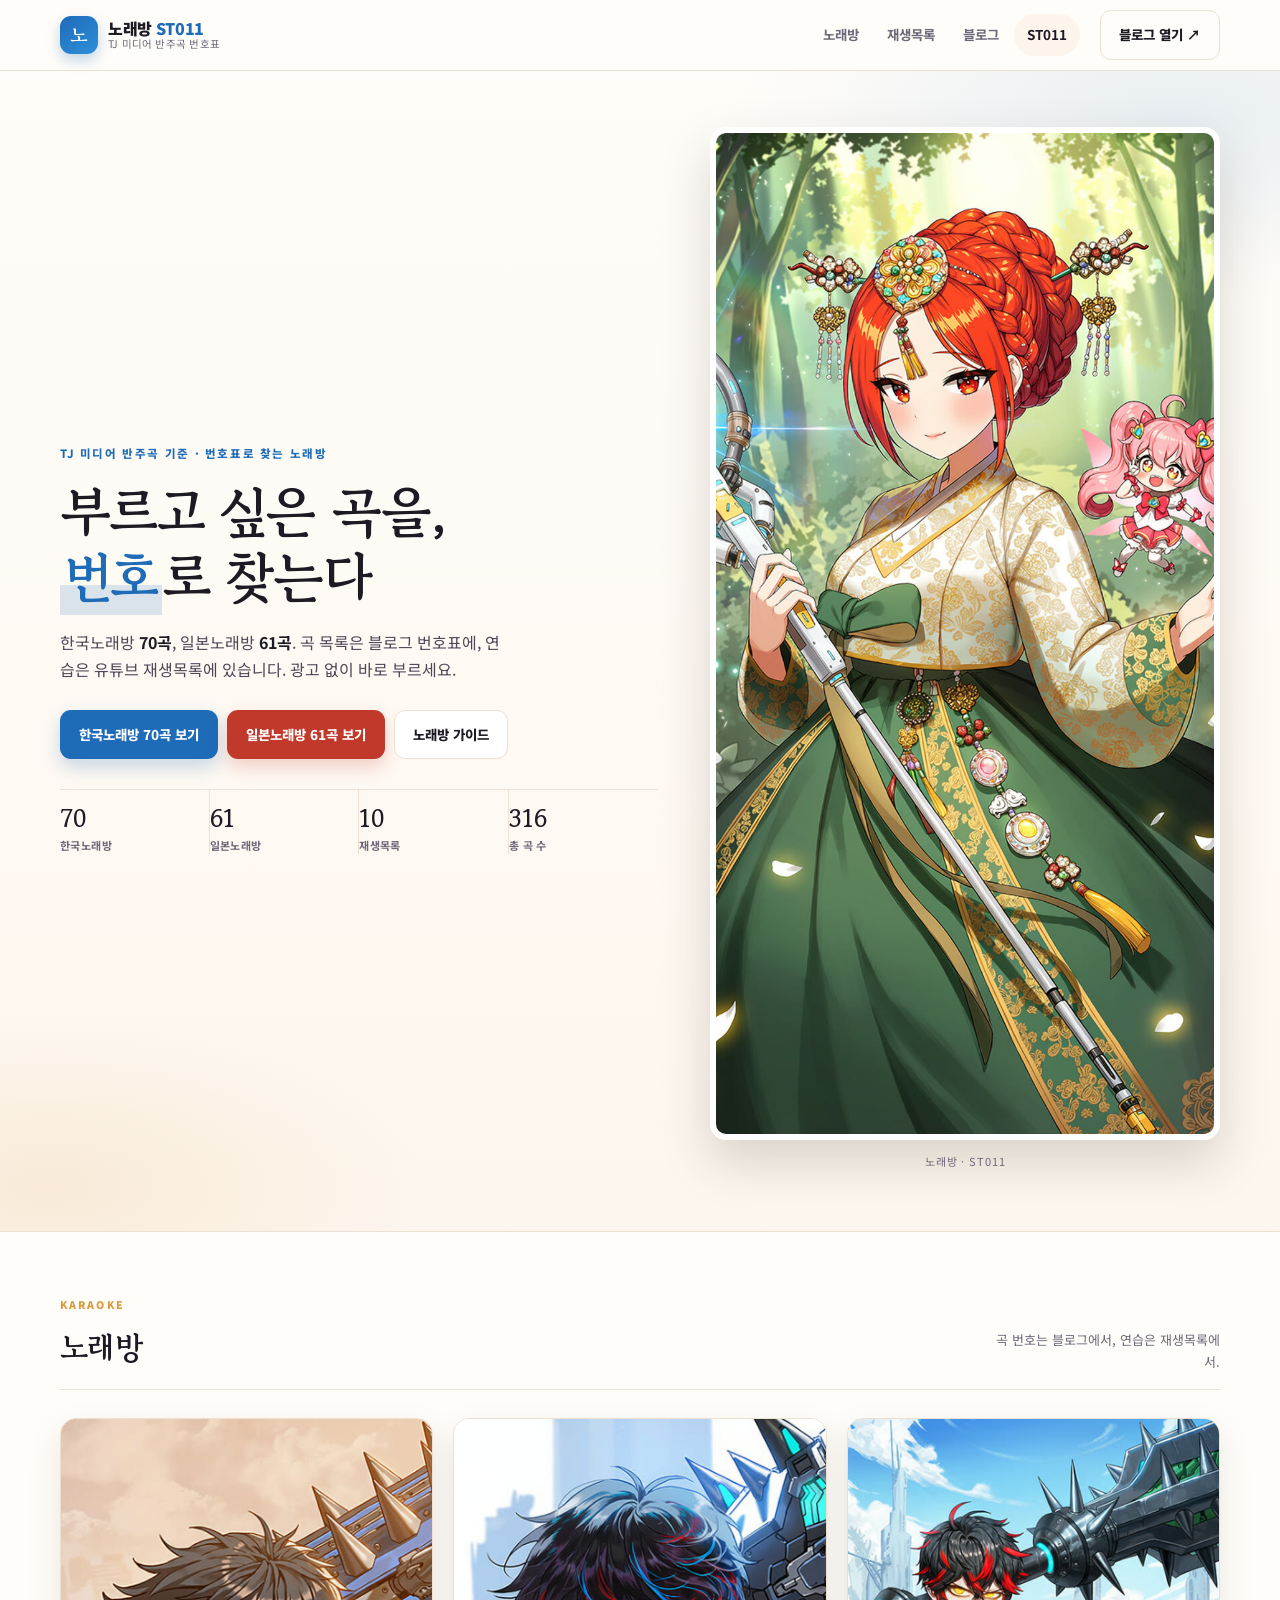
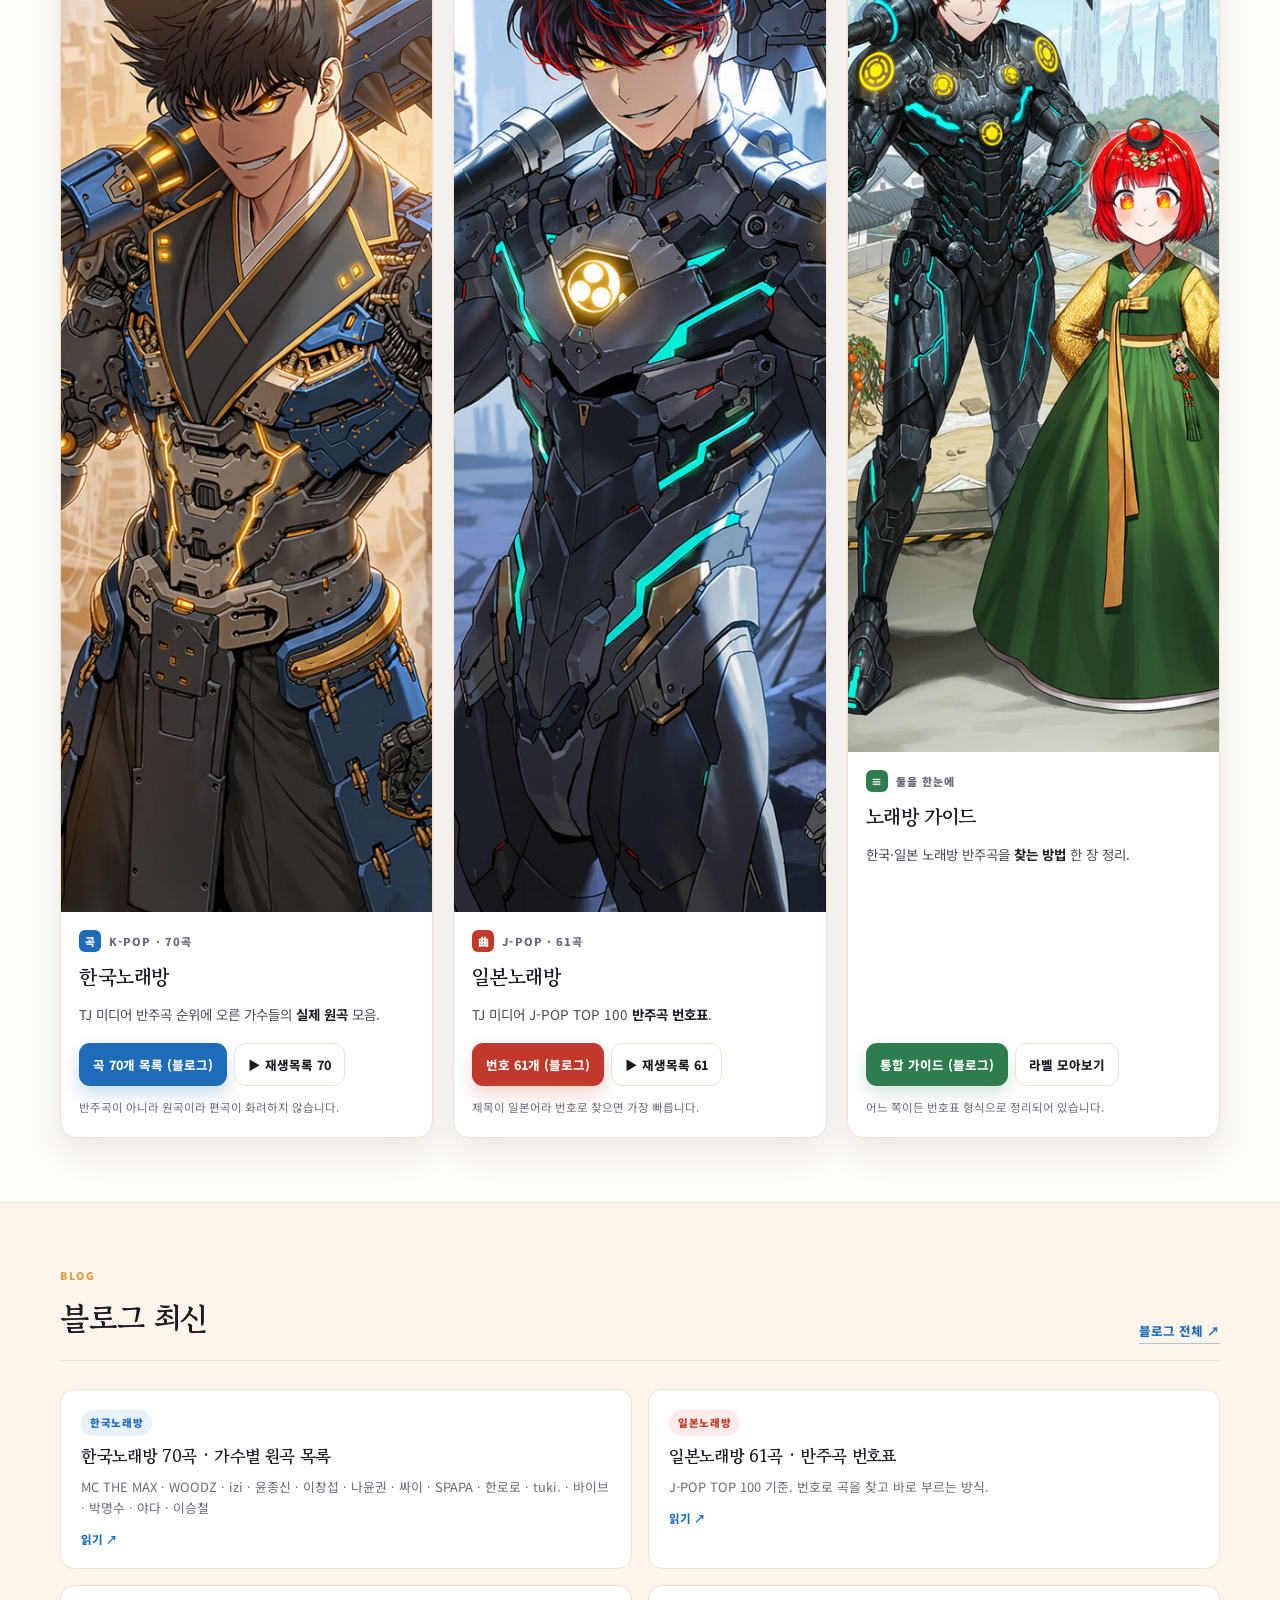
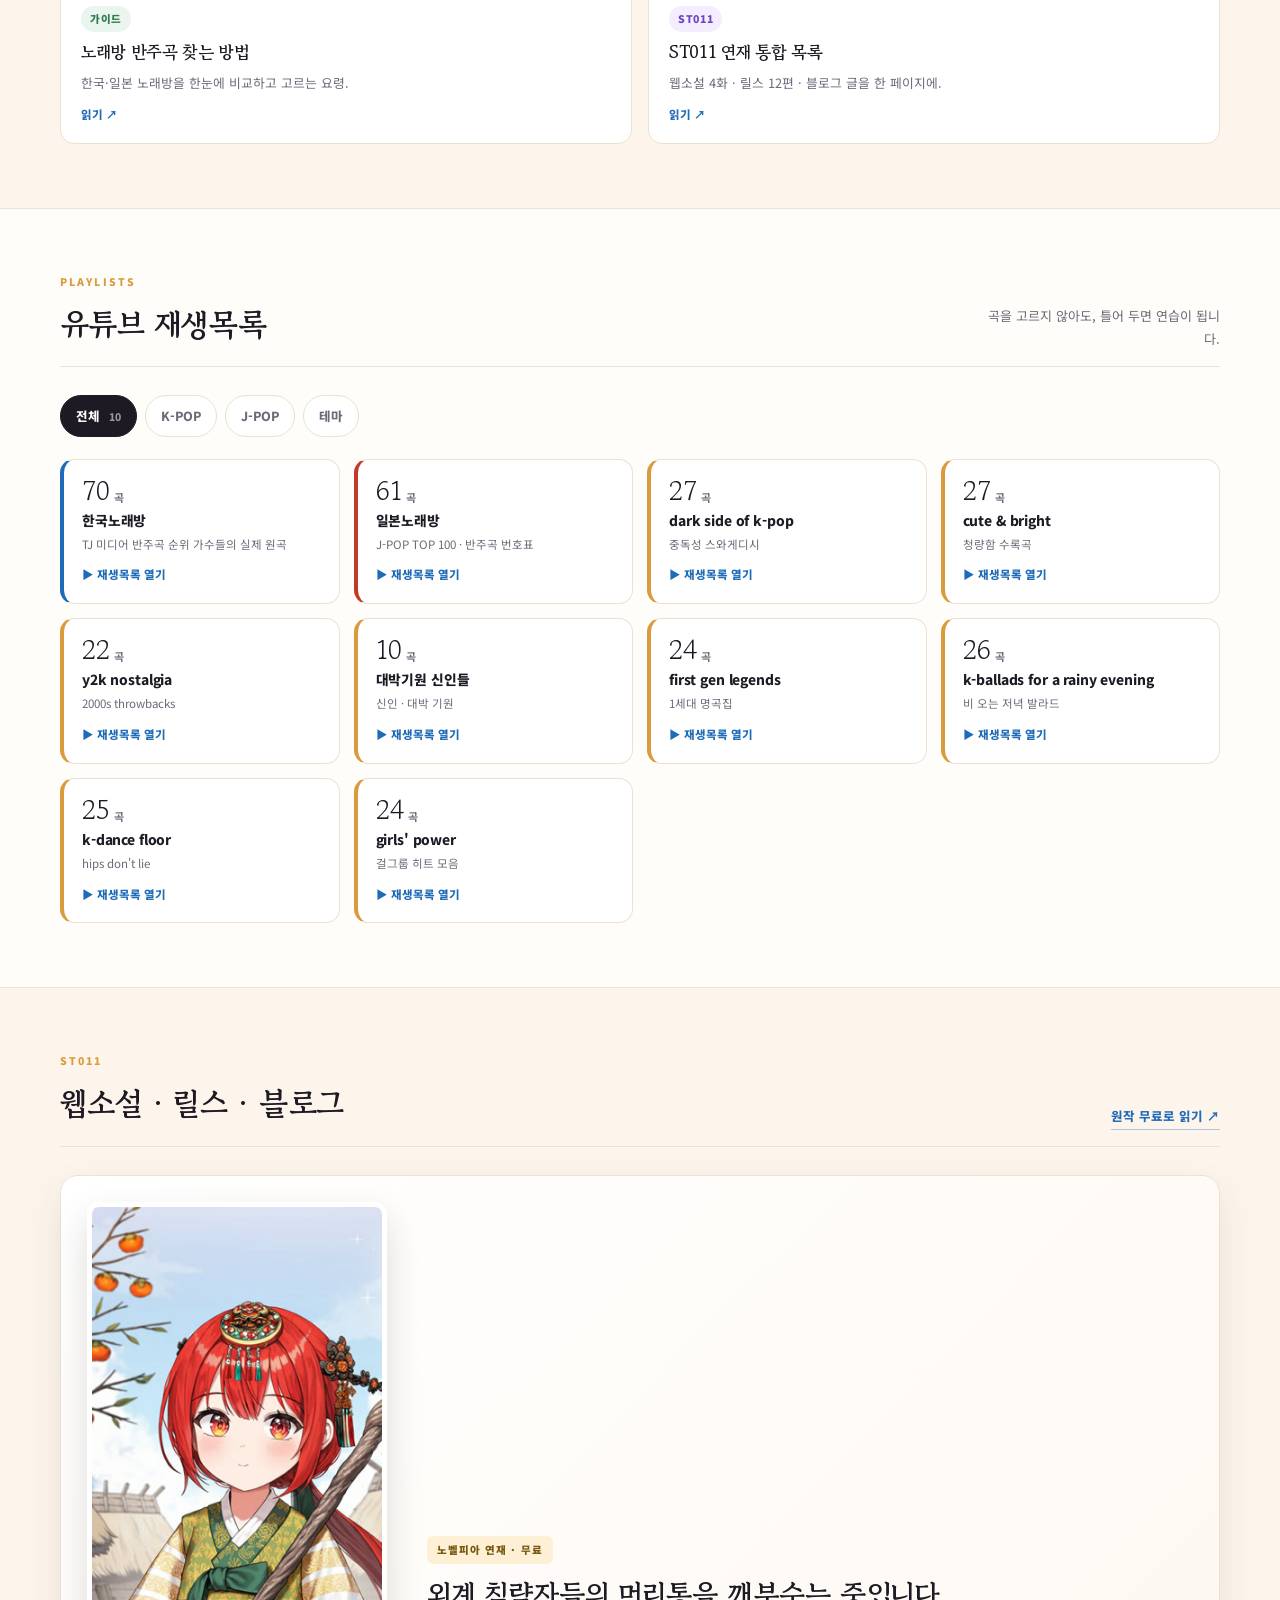
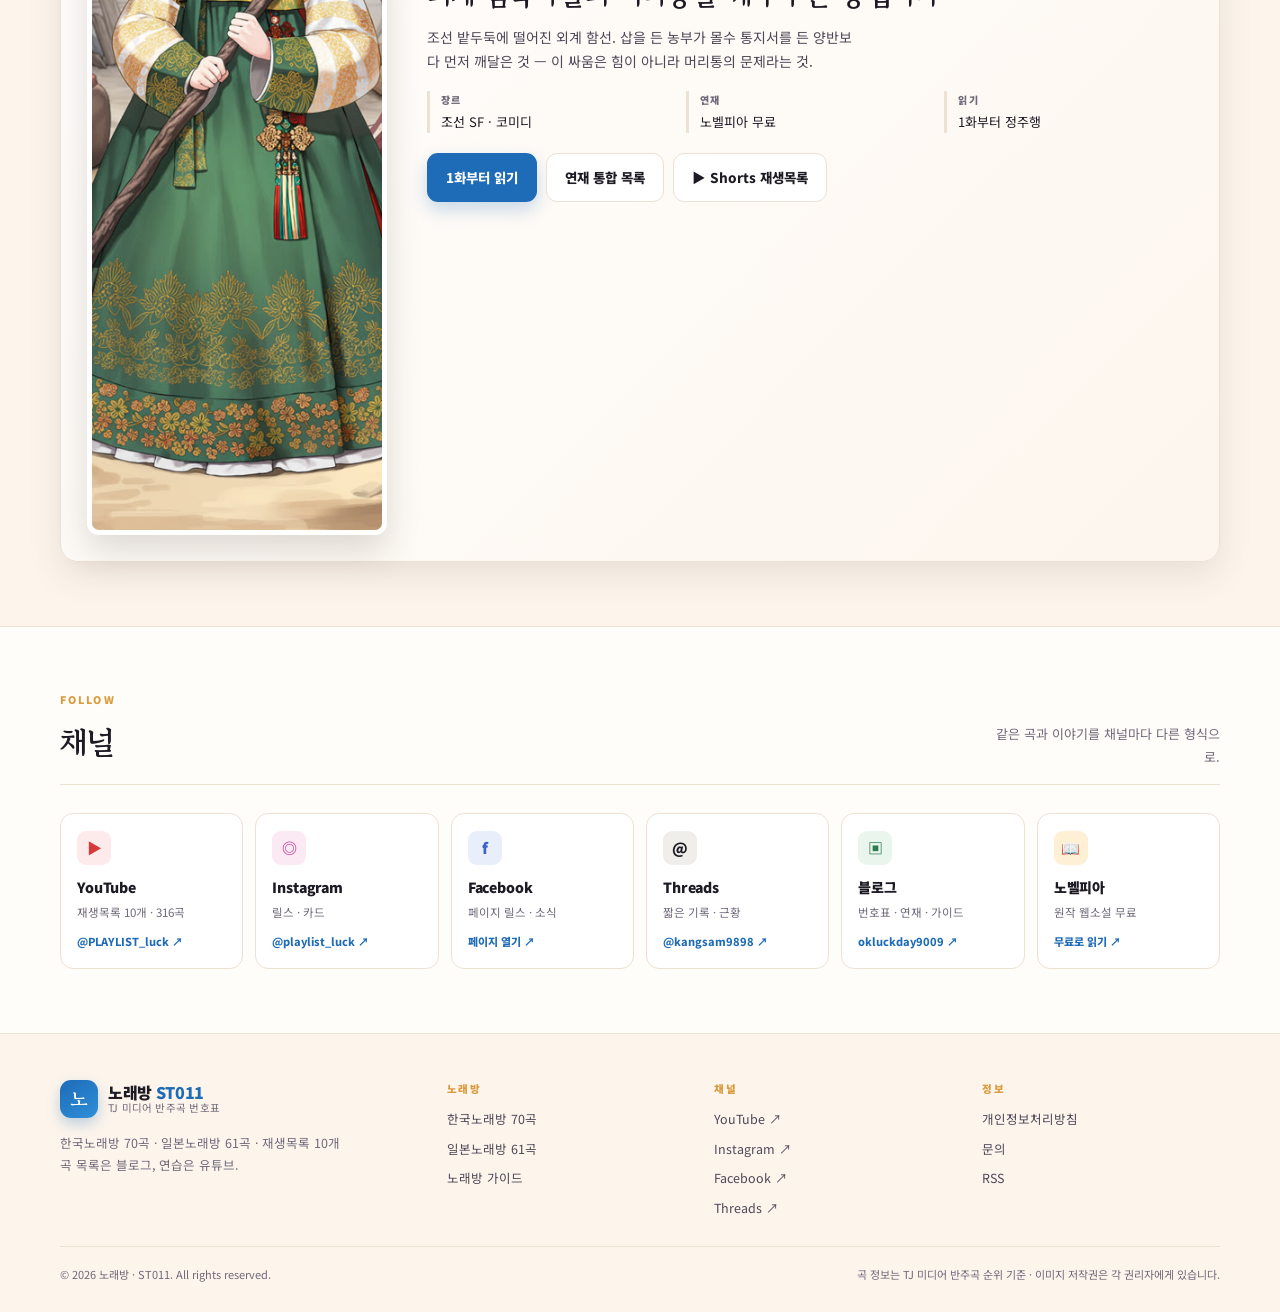
<file: index.html>
<!doctype html>
<html lang="ko">
<head>
<meta charset="utf-8">
<meta name="viewport" content="width=device-width,initial-scale=1">
<title>노래방 · ST011 — 한국노래방 70곡 · 일본노래방 61곡 번호표</title>
<meta name="description" content="TJ 미디어 반주곡 기준 한국노래방 70곡, 일본노래방 61곡. 블로그 번호표와 유튜브 재생목록으로 바로 부르세요. ST011 웹소설·릴스도 함께.">
<meta name="robots" content="max-image-preview:large">
<meta property="og:title" content="노래방 · ST011 — 부르고 싶은 곡을 번호로 찾는다">
<meta property="og:description" content="한국노래방 70곡 · 일본노래방 61곡 · 재생목록 10개. 블로그 번호표에서 곡을 고르고 재생목록으로 연습하세요.">
<meta property="og:image" content="https://nicewjs0526-sudo.github.io/st011-homepage/assets/img/hero.jpg">
<meta property="og:type" content="website">
<meta property="og:url" content="https://nicewjs0526-sudo.github.io/st011-homepage/">
<meta name="twitter:card" content="summary_large_image">
<link rel="alternate" type="application/atom+xml" title="노래방 블로그" href="https://okluckday9009.blogspot.com/feeds/posts/default">
<link rel="preconnect" href="https://fonts.googleapis.com">
<link rel="preconnect" href="https://fonts.gstatic.com" crossorigin>
<link rel="stylesheet" href="https://fonts.googleapis.com/css2?family=Gowun+Batang:wght@700&family=Noto+Sans+KR:wght@400;500;700;900&display=swap">
<link rel="stylesheet" href="css/style.css">
</head>
<body>

<a class="skip" href="#main">본문으로 건너뛰기</a>

<header class="top">
  <div class="wrap top-in">
    <a class="brand" href="#top">
      <span class="brand-mark">노</span>
      <span class="brand-txt">
        <b>노래방 <em>ST011</em></b>
        <i>TJ 미디어 반주곡 번호표</i>
      </span>
    </a>
    <nav class="nav" aria-label="주요 메뉴">
      <a href="#karaoke">노래방</a>
      <a href="#playlists">재생목록</a>
      <a href="#blog">블로그</a>
      <a href="#st011">ST011</a>
    </nav>
    <a class="btn btn-line" href="https://okluckday9009.blogspot.com/" target="_blank" rel="noopener">블로그 열기 ↗</a>
  </div>
</header>

<main id="main">

  <section class="hero" id="top">
    <div class="wrap hero-grid">
      <div class="hero-copy">
        <p class="kicker">TJ 미디어 반주곡 기준 · 번호표로 찾는 노래방</p>
        <h1>부르고 싶은 곡을,<br><span>번호</span>로 찾는다</h1>
        <p class="lead">
          한국노래방 <b>70곡</b>, 일본노래방 <b>61곡</b>. 곡 목록은 블로그 번호표에,
          연습은 유튜브 재생목록에 있습니다. 광고 없이 바로 부르세요.
        </p>
        <div class="hero-btns">
          <a class="btn btn-kr" href="https://okluckday9009.blogspot.com/2026/10/blog-post_02.html" target="_blank" rel="noopener">한국노래방 70곡 보기</a>
          <a class="btn btn-jp" href="https://okluckday9009.blogspot.com/2026/10/blog-post_137.html" target="_blank" rel="noopener">일본노래방 61곡 보기</a>
          <a class="btn btn-plain" href="https://okluckday9009.blogspot.com/2026/10/blog-post.html" target="_blank" rel="noopener">노래방 가이드</a>
        </div>
        <ul class="hero-facts">
          <li><b>70</b><span>한국노래방</span></li>
          <li><b>61</b><span>일본노래방</span></li>
          <li><b>10</b><span>재생목록</span></li>
          <li><b>316</b><span>총 곡 수</span></li>
        </ul>
      </div>

      <figure class="hero-art">
        <img src="assets/img/hero.jpg" alt="노래방 ST011 대표 이미지" width="760" height="1013">
        <figcaption>노래방 · ST011</figcaption>
      </figure>
    </div>
  </section>

  <section class="sec" id="karaoke">
    <div class="wrap">
      <header class="sec-head">
        <div>
          <p class="sec-k">KARAOKE</p>
          <h2 class="sec-t">노래방</h2>
        </div>
        <p class="sec-d">곡 번호는 블로그에서, 연습은 재생목록에서.</p>
      </header>

      <div class="karaoke-grid">
        <article class="kcard kr">
          <img class="kimg" src="assets/img/kr.jpg" alt="한국노래방" width="820" height="1093" loading="lazy">
          <div class="kbody">
            <p class="kmeta"><span class="kbadge">곡</span> K-POP · 70곡</p>
            <h3>한국노래방</h3>
            <p class="kdesc">TJ 미디어 반주곡 순위에 오른 가수들의 <b>실제 원곡</b> 모음.</p>
            <div class="klinks">
              <a class="btn btn-kr" href="https://okluckday9009.blogspot.com/2026/10/blog-post_02.html" target="_blank" rel="noopener">곡 70개 목록 (블로그)</a>
              <a class="btn btn-plain" href="https://www.youtube.com/playlist?list=PLC26YrUpCuBI" target="_blank" rel="noopener">▶ 재생목록 70</a>
            </div>
            <p class="knote">반주곡이 아니라 원곡이라 편곡이 화려하지 않습니다.</p>
          </div>
        </article>

        <article class="kcard jp">
          <img class="kimg" src="assets/img/jp.jpg" alt="일본노래방" width="820" height="1093" loading="lazy">
          <div class="kbody">
            <p class="kmeta"><span class="kbadge">曲</span> J-POP · 61곡</p>
            <h3>일본노래방</h3>
            <p class="kdesc">TJ 미디어 J-POP TOP 100 <b>반주곡 번호표</b>.</p>
            <div class="klinks">
              <a class="btn btn-jp" href="https://okluckday9009.blogspot.com/2026/10/blog-post_137.html" target="_blank" rel="noopener">번호 61개 (블로그)</a>
              <a class="btn btn-plain" href="https://www.youtube.com/playlist?list=PLJ1asI0PdAQA" target="_blank" rel="noopener">▶ 재생목록 61</a>
            </div>
            <p class="knote">제목이 일본어라 번호로 찾으면 가장 빠릅니다.</p>
          </div>
        </article>

        <article class="kcard gd">
          <img class="kimg" src="assets/img/guide.jpg" alt="노래방 가이드" width="700" height="933" loading="lazy">
          <div class="kbody">
            <p class="kmeta"><span class="kbadge">≡</span> 둘을 한눈에</p>
            <h3>노래방 가이드</h3>
            <p class="kdesc">한국·일본 노래방 반주곡을 <b>찾는 방법</b> 한 장 정리.</p>
            <div class="klinks">
              <a class="btn btn-gd" href="https://okluckday9009.blogspot.com/2026/10/blog-post.html" target="_blank" rel="noopener">통합 가이드 (블로그)</a>
              <a class="btn btn-plain" href="https://okluckday9009.blogspot.com/search/label/%ED%95%9C%EA%B5%AD%EB%85%B8%EB%9E%98%EB%B0%A9" target="_blank" rel="noopener">라벨 모아보기</a>
            </div>
            <p class="knote">어느 쪽이든 번호표 형식으로 정리되어 있습니다.</p>
          </div>
        </article>
      </div>
    </div>
  </section>

  <section class="sec sec-tint" id="blog">
    <div class="wrap">
      <header class="sec-head">
        <div>
          <p class="sec-k">BLOG</p>
          <h2 class="sec-t">블로그 최신</h2>
        </div>
        <a class="more" href="https://okluckday9009.blogspot.com/" target="_blank" rel="noopener">블로그 전체 ↗</a>
      </header>

      <div class="blog-grid">
        <a class="post kr" href="https://okluckday9009.blogspot.com/2026/10/blog-post_02.html" target="_blank" rel="noopener">
          <span class="chip chip-kr">한국노래방</span>
          <b>한국노래방 70곡 · 가수별 원곡 목록</b>
          <p>MC THE MAX · WOODZ · izi · 윤종신 · 이창섭 · 나윤권 · 싸이 · SPAPA · 한로로 · tuki. · 바이브 · 박명수 · 야다 · 이승철</p>
          <span class="go">읽기 ↗</span>
        </a>
        <a class="post jp" href="https://okluckday9009.blogspot.com/2026/10/blog-post_137.html" target="_blank" rel="noopener">
          <span class="chip chip-jp">일본노래방</span>
          <b>일본노래방 61곡 · 반주곡 번호표</b>
          <p>J-POP TOP 100 기준. 번호로 곡을 찾고 바로 부르는 방식.</p>
          <span class="go">읽기 ↗</span>
        </a>
        <a class="post gd" href="https://okluckday9009.blogspot.com/2026/10/blog-post.html" target="_blank" rel="noopener">
          <span class="chip chip-gd">가이드</span>
          <b>노래방 반주곡 찾는 방법</b>
          <p>한국·일본 노래방을 한눈에 비교하고 고르는 요령.</p>
          <span class="go">읽기 ↗</span>
        </a>
        <a class="post st" href="https://okluckday9009.blogspot.com/p/st011.html" target="_blank" rel="noopener">
          <span class="chip chip-st">ST011</span>
          <b>ST011 연재 통합 목록</b>
          <p>웹소설 4화 · 릴스 12편 · 블로그 글을 한 페이지에.</p>
          <span class="go">읽기 ↗</span>
        </a>
      </div>
    </div>
  </section>


  <section class="sec" id="playlists">
    <div class="wrap">
      <header class="sec-head">
        <div>
          <p class="sec-k">PLAYLISTS</p>
          <h2 class="sec-t">유튜브 재생목록</h2>
        </div>
        <p class="sec-d">곡을 고르지 않아도, 틀어 두면 연습이 됩니다.</p>
      </header>

      <div class="filters" role="group" aria-label="재생목록 분류">
        <button class="filter is-on" data-kind="all">전체 <em id="plAll">10</em></button>
        <button class="filter" data-kind="kop">K-POP</button>
        <button class="filter" data-kind="jop">J-POP</button>
        <button class="filter" data-kind="thema">테마</button>
      </div>

      <ul class="pl-grid" id="plGrid"></ul>
      <p class="empty" id="plEmpty" hidden>해당 재생목록이 없습니다.</p>
    </div>
  </section>

  <section class="sec sec-tint" id="st011">
    <div class="wrap">
      <header class="sec-head">
        <div>
          <p class="sec-k">ST011</p>
          <h2 class="sec-t">웹소설 · 릴스 · 블로그</h2>
        </div>
        <a class="more" href="https://novelpia.com/novel/458237" target="_blank" rel="noopener">원작 무료로 읽기 ↗</a>
      </header>

      <div class="st-wrap">
        <figure class="st-art">
          <img src="assets/img/cher2.jpg" alt="ST011 표지" width="700" height="933" loading="lazy">
        </figure>
        <div class="st-copy">
          <p class="st-badge">노벨피아 연재 · 무료</p>
          <h3>외계 침략자들의 머리통을 깨부수는 중입니다</h3>
          <p class="st-lede">조선 밭두둑에 떨어진 외계 함선. 삽을 든 농부가 몰수 통지서를 든 양반보다 먼저 깨달은 것 — 이 싸움은 힘이 아니라 머리통의 문제라는 것.</p>
          <ul class="st-meta">
            <li><span>장르</span> 조선 SF · 코미디</li>
            <li><span>연재</span> 노벨피아 무료</li>
            <li><span>읽기</span> 1화부터 정주행</li>
          </ul>
          <div class="hero-btns">
            <a class="btn btn-kr" href="https://novelpia.com/novel/458237" target="_blank" rel="noopener">1화부터 읽기</a>
            <a class="btn btn-plain" href="https://okluckday9009.blogspot.com/p/st011.html" target="_blank" rel="noopener">연재 통합 목록</a>
            <a class="btn btn-plain" href="https://www.youtube.com/playlist?list=PLRJI6sIC6s7Q" target="_blank" rel="noopener">▶ Shorts 재생목록</a>
          </div>
        </div>
      </div>
    </div>
  </section>

  <section class="sec" id="channels">
    <div class="wrap">
      <header class="sec-head">
        <div>
          <p class="sec-k">FOLLOW</p>
          <h2 class="sec-t">채널</h2>
        </div>
        <p class="sec-d">같은 곡과 이야기를 채널마다 다른 형식으로.</p>
      </header>

      <div class="ch-grid">
        <a class="ch" href="https://www.youtube.com/@PLAYLIST_luck" target="_blank" rel="noopener">
          <span class="ch-i yt">▶</span><b>YouTube</b>
          <p>재생목록 10개 · 316곡</p><span class="ch-go">@PLAYLIST_luck ↗</span>
        </a>
        <a class="ch" href="https://www.instagram.com/playlist_luck/" target="_blank" rel="noopener">
          <span class="ch-i ig">◎</span><b>Instagram</b>
          <p>릴스 · 카드</p><span class="ch-go">@playlist_luck ↗</span>
        </a>
        <a class="ch" href="https://www.facebook.com/1361543747039033" target="_blank" rel="noopener">
          <span class="ch-i fb">f</span><b>Facebook</b>
          <p>페이지 릴스 · 소식</p><span class="ch-go">페이지 열기 ↗</span>
        </a>
        <a class="ch" href="https://www.threads.net/@kangsam9898" target="_blank" rel="noopener">
          <span class="ch-i th">@</span><b>Threads</b>
          <p>짧은 기록 · 근황</p><span class="ch-go">@kangsam9898 ↗</span>
        </a>
        <a class="ch" href="https://okluckday9009.blogspot.com/" target="_blank" rel="noopener">
          <span class="ch-i bl">▣</span><b>블로그</b>
          <p>번호표 · 연재 · 가이드</p><span class="ch-go">okluckday9009 ↗</span>
        </a>
        <a class="ch" href="https://novelpia.com/novel/458237" target="_blank" rel="noopener">
          <span class="ch-i nv">📖</span><b>노벨피아</b>
          <p>원작 웹소설 무료</p><span class="ch-go">무료로 읽기 ↗</span>
        </a>
      </div>
    </div>
  </section>

</main>

<footer class="foot">
  <div class="wrap foot-grid">
    <div>
      <a class="brand" href="#top">
        <span class="brand-mark">노</span>
        <span class="brand-txt"><b>노래방 <em>ST011</em></b><i>TJ 미디어 반주곡 번호표</i></span>
      </a>
      <p class="foot-d">한국노래방 70곡 · 일본노래방 61곡 · 재생목록 10개<br>곡 목록은 블로그, 연습은 유튜브.</p>
    </div>
    <nav class="fcol" aria-label="노래방">
      <b>노래방</b>
      <a href="https://okluckday9009.blogspot.com/2026/10/blog-post_02.html" target="_blank" rel="noopener">한국노래방 70곡</a>
      <a href="https://okluckday9009.blogspot.com/2026/10/blog-post_137.html" target="_blank" rel="noopener">일본노래방 61곡</a>
      <a href="https://okluckday9009.blogspot.com/2026/10/blog-post.html" target="_blank" rel="noopener">노래방 가이드</a>
    </nav>
    <nav class="fcol" aria-label="채널">
      <b>채널</b>
      <a href="https://www.youtube.com/@PLAYLIST_luck" target="_blank" rel="noopener">YouTube ↗</a>
      <a href="https://www.instagram.com/playlist_luck/" target="_blank" rel="noopener">Instagram ↗</a>
      <a href="https://www.facebook.com/1361543747039033" target="_blank" rel="noopener">Facebook ↗</a>
      <a href="https://www.threads.net/@kangsam9898" target="_blank" rel="noopener">Threads ↗</a>
    </nav>
    <nav class="fcol" aria-label="정보">
      <b>정보</b>
      <a href="https://okluckday9009.blogspot.com/p/privacy.html" target="_blank" rel="noopener">개인정보처리방침</a>
      <a href="https://okluckday9009.blogspot.com/p/contact.html" target="_blank" rel="noopener">문의</a>
      <a href="https://okluckday9009.blogspot.com/feeds/posts/default" target="_blank" rel="noopener">RSS</a>
    </nav>
  </div>
  <div class="wrap foot-base">
    <p>© <span id="year">2026</span> 노래방 · ST011. All rights reserved.</p>
    <p>곡 정보는 TJ 미디어 반주곡 순위 기준 · 이미지 저작권은 각 권리자에게 있습니다.</p>
  </div>
</footer>

<script src="js/app.js" defer></script>
</body>
</html>
</file>
<file: css/style.css>
/* 노래방 · ST011 — bright paper theme */
:root{
  --paper:#fffdf9;
  --paper2:#fdf5ec;
  --card:#ffffff;
  --line:#ece1d3;
  --ink:#1d1a24;
  --sub:#6f6879;
  --kr:#1e6bb8;
  --kr-s:#e8f1fa;
  --jp:#c0392b;
  --jp-s:#fbeceb;
  --gd:#2f7d4f;
  --gd-s:#e9f5ee;
  --gold:#d99b3d;
  --shadow:0 14px 34px rgba(58,42,28,.10);
}
*{box-sizing:border-box}
html{scroll-behavior:smooth}
body{
  margin:0;background:var(--paper);color:var(--ink);
  font-family:"Noto Sans KR",-apple-system,"Malgun Gothic",sans-serif;
  font-size:16px;line-height:1.72;-webkit-font-smoothing:antialiased;
}
img{display:block;max-width:100%}
a{color:inherit;text-decoration:none}
button{font:inherit;cursor:pointer}
.wrap{width:min(1160px,calc(100% - 40px));margin-inline:auto}
.skip{position:absolute;left:-9999px}
.skip:focus{left:14px;top:10px;z-index:99;background:var(--ink);color:#fff;padding:9px 14px;border-radius:8px}

/* ---------- top bar ---------- */
.top{position:sticky;top:0;z-index:50;background:rgba(255,253,249,.92);backdrop-filter:blur(14px);border-bottom:1px solid var(--line)}
.top-in{display:flex;align-items:center;gap:20px;min-height:70px}
.brand{display:flex;align-items:center;gap:10px}
.brand-mark{
  width:38px;height:38px;border-radius:11px;display:grid;place-items:center;
  background:linear-gradient(145deg,var(--kr),#2f8fd8);color:#fff;
  font-family:"Gowun Batang",serif;font-size:19px;font-weight:700;
  box-shadow:0 6px 14px rgba(30,107,184,.28);
}
.brand-txt{display:flex;flex-direction:column;line-height:1.12}
.brand-txt b{font-size:16px;font-weight:900;letter-spacing:-.02em}
.brand-txt b em{font-style:normal;color:var(--kr)}
.brand-txt i{font-style:normal;font-size:10.5px;color:var(--sub);letter-spacing:.02em}
.nav{margin-left:auto;display:flex;gap:2px;flex-wrap:wrap}
.nav a{font-size:13.5px;font-weight:700;color:var(--sub);padding:9px 13px;border-radius:999px}
.nav a:hover,.nav a.on{color:var(--ink);background:var(--paper2)}

/* ---------- buttons ---------- */
.btn{
  display:inline-flex;align-items:center;justify-content:center;gap:6px;
  padding:12px 18px;border-radius:11px;font-size:13.5px;font-weight:800;
  border:1px solid transparent;transition:transform .12s,box-shadow .16s,background .16s;
  white-space:nowrap;
}
.btn:active{transform:translateY(1px)}
.btn-kr{background:var(--kr);color:#fff;box-shadow:0 8px 18px rgba(30,107,184,.24)}
.btn-kr:hover{background:#1a5da1}
.btn-jp{background:var(--jp);color:#fff;box-shadow:0 8px 18px rgba(192,57,43,.22)}
.btn-jp:hover{filter:brightness(1.06)}
.btn-gd{background:var(--gd);color:#fff;box-shadow:0 8px 18px rgba(47,125,79,.2)}
.btn-plain{background:#fff;border-color:var(--line);color:var(--ink)}
.btn-plain:hover{border-color:var(--gold);background:#fffaf2}
.btn-line{background:transparent;border:1px solid var(--line);color:var(--ink)}
.btn-line:hover{border-color:var(--kr);color:var(--kr)}

/* ---------- hero ---------- */
.hero{
  padding:56px 0 60px;
  background:
    radial-gradient(720px 300px at 92% 4%,rgba(30,107,184,.10),transparent 62%),
    radial-gradient(620px 280px at 4% 96%,rgba(217,155,61,.13),transparent 60%),
    linear-gradient(180deg,#fffdf9,#fdf6ee);
  border-bottom:1px solid var(--line);
}
.hero-grid{display:grid;grid-template-columns:1.08fr .92fr;gap:52px;align-items:center}
.kicker{
  margin:0 0 16px;font-size:11.5px;font-weight:800;letter-spacing:.14em;
  color:var(--kr);text-transform:uppercase;
}
.hero h1{
  margin:0 0 20px;font-family:"Gowun Batang",serif;font-weight:700;
  font-size:clamp(32px,4.7vw,54px);line-height:1.2;letter-spacing:-.03em;
}
.hero h1 span{
  color:var(--kr);
  background:linear-gradient(180deg,transparent 62%,rgba(30,107,184,.16) 62%);
  padding:0 4px;
}
.lead{margin:0 0 26px;color:#4d4757;font-size:16px;max-width:50ch}
.lead b{color:var(--ink)}
.hero-btns{display:flex;flex-wrap:wrap;gap:9px;margin-bottom:30px}
.hero-facts{
  list-style:none;display:grid;grid-template-columns:repeat(4,1fr);gap:0;
  padding:0;margin:0;border-top:1px solid var(--line);
}
.hero-facts li{padding:16px 8px 0 0;border-right:1px solid var(--line)}
.hero-facts li:last-child{border-right:0}
.hero-facts b{display:block;font-family:"Gowun Batang",serif;font-size:24px;line-height:1.1;color:var(--ink)}
.hero-facts span{display:block;margin-top:3px;font-size:11px;font-weight:700;color:var(--sub);letter-spacing:.04em}
.hero-art{margin:0;position:relative}
.hero-art img{
  width:100%;border-radius:16px;border:6px solid #fff;
  box-shadow:0 22px 50px rgba(58,42,28,.18);
  aspect-ratio:3/4;object-fit:cover;object-position:50% 18%;
}
.hero-art figcaption{
  margin-top:12px;text-align:center;font-size:11px;color:var(--sub);letter-spacing:.08em;
}

/* ---------- sections ---------- */
.sec{padding:64px 0}
.sec-tint{background:var(--paper2);border-top:1px solid var(--line);border-bottom:1px solid var(--line)}
.sec-head{
  display:flex;align-items:flex-end;justify-content:space-between;gap:20px;
  padding-bottom:16px;margin-bottom:28px;border-bottom:1px solid var(--line);
}
.sec-k{margin:0 0 6px;font-size:10.5px;font-weight:900;letter-spacing:.2em;color:var(--gold);text-transform:uppercase}
.sec-t{margin:0;font-family:"Gowun Batang",serif;font-size:clamp(22px,2.8vw,31px);letter-spacing:-.02em}
.sec-d{margin:0;color:var(--sub);font-size:13px;text-align:right;max-width:34ch}
.more{font-size:12.5px;font-weight:800;color:var(--kr);border-bottom:1px solid rgba(30,107,184,.35);padding-bottom:2px}

/* ---------- karaoke cards ---------- */
.karaoke-grid{display:grid;grid-template-columns:repeat(3,1fr);gap:20px}
.kcard{
  background:var(--card);border:1px solid var(--line);border-radius:16px;
  overflow:hidden;display:flex;flex-direction:column;
  box-shadow:var(--shadow);transition:transform .16s,box-shadow .16s;
}
.kcard:hover{transform:translateY(-4px);box-shadow:0 20px 44px rgba(58,42,28,.14)}
.kimg{width:100%;aspect-ratio:1/1;object-fit:cover;object-position:50% 14%}
.kcard.kr .kimg{object-position:50% 12%}
.kbody{padding:18px 18px 20px;display:flex;flex-direction:column;gap:8px;flex:1}
.kmeta{
  display:flex;align-items:center;gap:8px;margin:0;
  font-size:11px;font-weight:900;letter-spacing:.1em;text-transform:uppercase;color:var(--sub);
}
.kbadge{
  width:22px;height:22px;border-radius:6px;display:grid;place-items:center;
  color:#fff;font-size:11px;letter-spacing:0;
}
.kcard.kr .kbadge{background:var(--kr)}
.kcard.jp .kbadge{background:var(--jp)}
.kcard.gd .kbadge{background:var(--gd)}
.kbody h3{margin:0;font-family:"Gowun Batang",serif;font-size:20px;letter-spacing:-.02em}
.kdesc{margin:0;color:#4d4757;font-size:13.5px;line-height:1.65}
.kdesc b{color:var(--ink)}
.klinks{display:flex;flex-wrap:wrap;gap:7px;margin-top:auto;padding-top:10px}
.klinks .btn{padding:10px 13px;font-size:12.5px}
.knote{margin:4px 0 0;font-size:11.5px;color:var(--sub);line-height:1.6}

/* ---------- blog cards ---------- */
.blog-grid{display:grid;grid-template-columns:repeat(2,1fr);gap:16px}
.post{
  display:flex;flex-direction:column;gap:8px;background:var(--card);
  border:1px solid var(--line);border-radius:14px;padding:20px 20px 18px;
  transition:transform .14s,border-color .14s;
}
.post:hover{transform:translateY(-3px);border-color:var(--gold)}
.chip{
  align-self:flex-start;font-size:10.5px;font-weight:900;letter-spacing:.06em;
  padding:4px 9px;border-radius:999px;
}
.chip-kr{background:var(--kr-s);color:var(--kr)}
.chip-jp{background:var(--jp-s);color:var(--jp)}
.chip-gd{background:var(--gd-s);color:var(--gd)}
.chip-st{background:#f4edff;color:#6b46c1}
.post b{font-family:"Gowun Batang",serif;font-size:17px;line-height:1.4;letter-spacing:-.02em}
.post p{margin:0;color:var(--sub);font-size:12.8px;line-height:1.65}
.post .go{margin-top:4px;font-size:11.5px;font-weight:800;color:var(--kr)}

/* ---------- playlist filters + grid ---------- */
.filters{display:flex;flex-wrap:wrap;gap:8px;margin-bottom:22px}
.filter{
  background:#fff;border:1px solid var(--line);color:var(--sub);
  padding:9px 15px;border-radius:999px;font-size:12.5px;font-weight:800;transition:.15s;
}
.filter em{font-style:normal;font-size:10.5px;opacity:.55;margin-left:5px}
.filter:hover{border-color:var(--gold);color:var(--ink)}
.filter.is-on{background:var(--ink);border-color:var(--ink);color:#fff}
.pl-grid{
  list-style:none;padding:0;margin:0;
  display:grid;grid-template-columns:repeat(auto-fill,minmax(238px,1fr));gap:14px;
}
.pl{
  display:flex;flex-direction:column;gap:6px;background:var(--card);
  border:1px solid var(--line);border-radius:14px;padding:18px;
  transition:transform .14s,border-color .14s,box-shadow .14s;
}
.pl:hover{transform:translateY(-3px);border-color:var(--kr);box-shadow:var(--shadow)}
.pl.kop{border-left:4px solid var(--kr)}
.pl.jop{border-left:4px solid var(--jp)}
.pl.thema{border-left:4px solid var(--gold)}
.pl .num{
  font-family:"Gowun Batang",serif;font-size:26px;line-height:1;color:var(--ink);
}
.pl .num small{font-family:"Noto Sans KR",sans-serif;font-size:11px;font-weight:700;color:var(--sub);margin-left:4px}
.pl .tt{font-size:13.8px;font-weight:800;line-height:1.45;letter-spacing:-.01em}
.pl .sub{font-size:11.5px;color:var(--sub);line-height:1.55}
.pl .open{margin-top:6px;font-size:11.5px;font-weight:800;color:var(--kr)}
.pl-link{display:flex;flex-direction:column;gap:6px;height:100%}
.empty{color:var(--sub);font-size:13.5px;text-align:center;padding:34px 0}


/* ---------- ST011 feature ---------- */
.st-wrap{
  display:grid;grid-template-columns:300px 1fr;gap:40px;align-items:center;
  background:linear-gradient(135deg,#ffffff,#fdf6ee);
  border:1px solid var(--line);border-radius:18px;padding:26px;box-shadow:var(--shadow);
}
.st-art{margin:0}
.st-art img{
  width:100%;border-radius:12px;border:5px solid #fff;
  box-shadow:0 16px 34px rgba(58,42,28,.16);
  aspect-ratio:3/4;object-fit:cover;object-position:50% 20%;
}
.st-badge{
  display:inline-block;margin:0 0 12px;font-size:10.5px;font-weight:900;letter-spacing:.1em;
  text-transform:uppercase;color:#7a5a12;background:#fdf0d4;padding:5px 10px;border-radius:6px;
}
.st-copy h3{margin:0 0 12px;font-family:"Gowun Batang",serif;font-size:clamp(20px,2.5vw,28px);line-height:1.32;letter-spacing:-.02em}
.st-lede{margin:0 0 18px;color:#4d4757;font-size:14px;max-width:54ch}
.st-meta{list-style:none;display:grid;grid-template-columns:repeat(auto-fit,minmax(150px,1fr));gap:10px;padding:0;margin:0 0 20px}
.st-meta li{font-size:13px;border-left:3px solid var(--line);padding-left:11px}
.st-meta span{display:block;font-size:10px;font-weight:900;letter-spacing:.12em;text-transform:uppercase;color:var(--sub);margin-bottom:2px}
.st-copy .hero-btns{margin-bottom:0}

/* ---------- channels ---------- */
.ch-grid{display:grid;grid-template-columns:repeat(auto-fit,minmax(172px,1fr));gap:12px}
.ch{
  display:flex;flex-direction:column;gap:5px;background:var(--card);
  border:1px solid var(--line);border-radius:13px;padding:17px 16px;
  transition:transform .14s,border-color .14s;
}
.ch:hover{transform:translateY(-3px);border-color:var(--gold)}
.ch-i{
  width:34px;height:34px;border-radius:9px;display:grid;place-items:center;
  font-size:15px;font-weight:900;margin-bottom:5px;
}
.ch-i.yt{background:#fdeaea;color:#d63b3b}
.ch-i.ig{background:#fbe9f4;color:#c2418f}
.ch-i.fb{background:#e9eefb;color:#3b62c9}
.ch-i.th{background:#efeeea;color:#1d1a24}
.ch-i.bl{background:#eaf5ee;color:#2f7d4f}
.ch-i.nv{background:#fdf0d4;color:#a97a15}
.ch b{font-size:14px;font-weight:900;letter-spacing:-.01em}
.ch p{margin:0;color:var(--sub);font-size:11.5px;line-height:1.5}
.ch-go{margin-top:6px;font-size:11px;font-weight:800;color:var(--kr)}

/* ---------- footer ---------- */
.foot{background:#fdf5ec;border-top:1px solid var(--line);padding:46px 0 28px}
.foot-grid{display:grid;grid-template-columns:1.5fr repeat(3,1fr);gap:30px;padding-bottom:28px;border-bottom:1px solid var(--line)}
.foot-d{margin:14px 0 0;color:var(--sub);font-size:12.5px;line-height:1.75}
.fcol{display:flex;flex-direction:column;gap:8px}
.fcol b{font-size:10.5px;font-weight:900;letter-spacing:.16em;text-transform:uppercase;color:var(--gold);margin-bottom:2px}
.fcol a{font-size:12.5px;color:#4d4757}
.fcol a:hover{color:var(--kr)}
.foot-base{display:flex;justify-content:space-between;gap:14px;flex-wrap:wrap;padding-top:18px}
.foot-base p{margin:0;font-size:11px;color:var(--sub)}

/* ---------- responsive ---------- */
@media(max-width:980px){
  .hero-grid{grid-template-columns:1fr;gap:34px}
  .hero-art{max-width:400px;margin-inline:auto}
  .karaoke-grid{grid-template-columns:1fr 1fr}
  .karaoke-grid .kcard.gd{grid-column:1 / -1}
  .karaoke-grid .kcard.gd .kimg{aspect-ratio:16/7;object-position:50% 30%}
  .st-wrap{grid-template-columns:1fr;gap:24px}
  .st-art{max-width:260px}
  .foot-grid{grid-template-columns:1fr 1fr}
}
@media(max-width:680px){
  .wrap{width:calc(100% - 26px)}
  .top-in{flex-wrap:wrap;gap:8px;padding:10px 0}
  .nav{order:3;width:100%;margin-left:0;justify-content:space-between}
  .nav a{padding:8px 10px;font-size:12.5px}
  .btn-line{margin-left:auto;padding:9px 12px;font-size:12px}
  .hero{padding:36px 0 40px}
  .hero-facts{grid-template-columns:1fr 1fr;border-top:0}
  .hero-facts li{border-right:0;border-top:1px solid var(--line);padding-top:12px}
  .sec{padding:46px 0}
  .sec-head{flex-direction:column;align-items:flex-start;gap:8px}
  .sec-d{text-align:left}
  .karaoke-grid,.blog-grid{grid-template-columns:1fr}
  .karaoke-grid .kcard.gd .kimg{aspect-ratio:4/3}
  .pl-grid{grid-template-columns:1fr 1fr}
  .foot-grid{grid-template-columns:1fr;gap:22px}
  .btn{width:100%}
  .klink .btn,.hero-btns .btn{width:auto}
}
@media(prefers-reduced-motion:reduce){*{transition:none!important;animation:none!important;scroll-behavior:auto!important}}
</file>
